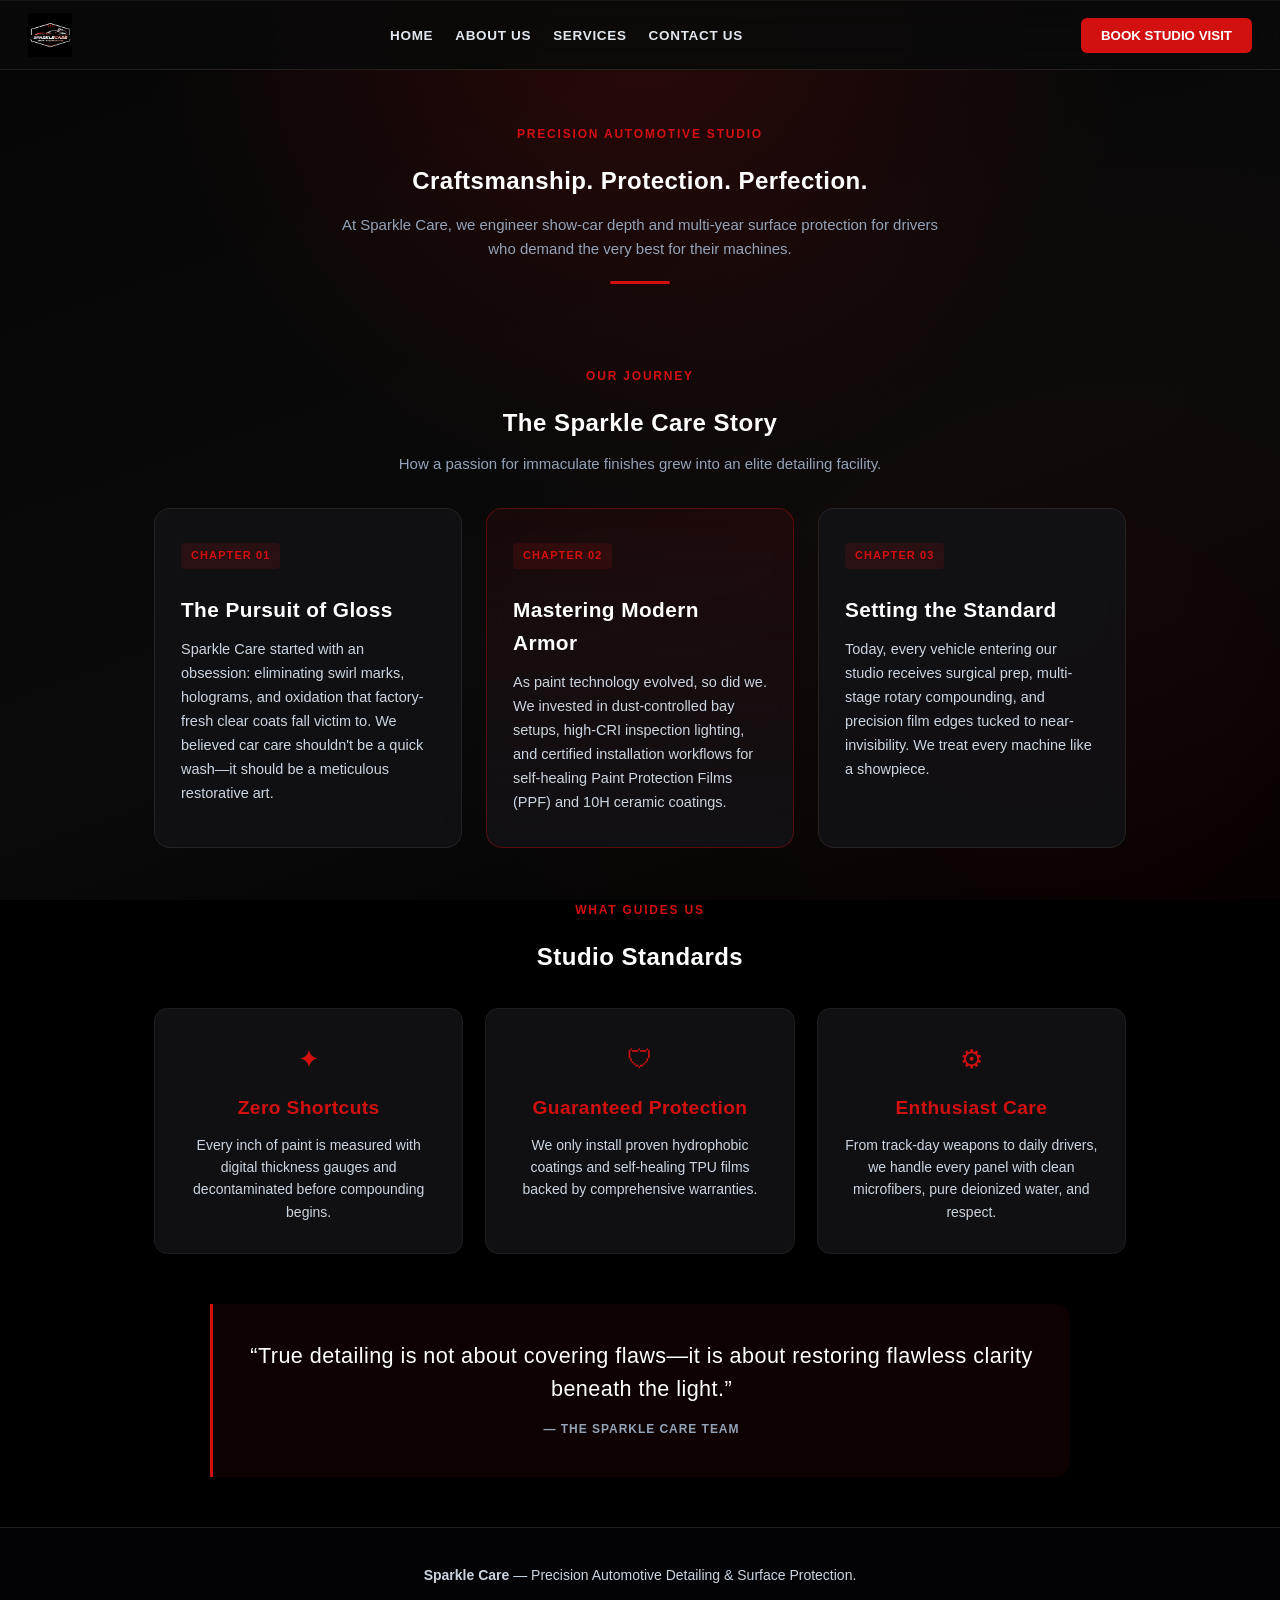
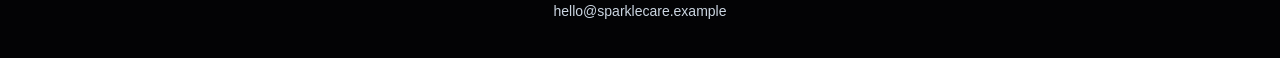
<file: about.html>
<!DOCTYPE html>
<html lang="en">
<head>
    <meta charset="UTF-8">
    <meta name="viewport" content="width=device-width, initial-scale=1.0">
    <title>About Us - Sparkle Care Detailing Studio</title>
    <link rel="stylesheet" href="home1.css">
</head>
<body>
  <!-- Clean Consolidated Header -->
  <header>
    <nav>
      <a href="index.html" class="logo" aria-label="Sparkle Care home page">
        <img src="logo.jpg" alt="Sparkle Care logo" class="logoheader">
      </a>
      <ul>
        <li><a href="index.html">Home</a></li>
        <li><a href="about.html">About Us</a></li>
        <li><a href="services.html">Services</a></li>
        <li><a href="CONTACT.HTML">Contact Us</a></li>
      </ul>
      <button><a href="BOOKING.HTML">Book Studio Visit</a></button>
    </nav>
  </header>

  <main>
    <!-- Hero Section -->
    <section class="hero">
      <p class="eyebrow">Precision Automotive Studio</p>
      <h1>Craftsmanship. Protection. Perfection.</h1>
      <p class="subtitle">At Sparkle Care, we engineer show-car depth and multi-year surface protection for drivers who demand the very best for their machines.</p>
      <div class="divider"></div>
    </section>

    <!-- Story Blocks Section -->
    <section id="story" class="story-section">
      <div class="section-header">
        <p class="eyebrow">Our Journey</p>
        <h2>The Sparkle Care Story</h2>
        <p class="section-subtitle">How a passion for immaculate finishes grew into an elite detailing facility.</p>
      </div>

      <div class="story-grid">
        <!-- Story Block 1 -->
        <article class="story-block">
          <div class="story-badge">Chapter 01</div>
          <h3>The Pursuit of Gloss</h3>
          <p>Sparkle Care started with an obsession: eliminating swirl marks, holograms, and oxidation that factory-fresh clear coats fall victim to. We believed car care shouldn't be a quick wash—it should be a meticulous restorative art.</p>
        </article>

        <!-- Story Block 2 -->
        <article class="story-block highlight">
          <div class="story-badge">Chapter 02</div>
          <h3>Mastering Modern Armor</h3>
          <p>As paint technology evolved, so did we. We invested in dust-controlled bay setups, high-CRI inspection lighting, and certified installation workflows for self-healing Paint Protection Films (PPF) and 10H ceramic coatings.</p>
        </article>

        <!-- Story Block 3 -->
        <article class="story-block">
          <div class="story-badge">Chapter 03</div>
          <h3>Setting the Standard</h3>
          <p>Today, every vehicle entering our studio receives surgical prep, multi-stage rotary compounding, and precision film edges tucked to near-invisibility. We treat every machine like a showpiece.</p>
        </article>
      </div>
    </section>

    <!-- Core Values Section -->
    <section class="values-section" id="values">
      <div class="section-header">
        <p class="eyebrow">What Guides Us</p>
        <h2>Studio Standards</h2>
      </div>

      <div class="values-grid">
        <article class="value-card">
          <div class="value-icon">✦</div>
          <h3>Zero Shortcuts</h3>
          <p>Every inch of paint is measured with digital thickness gauges and decontaminated before compounding begins.</p>
        </article>

        <article class="value-card">
          <div class="value-icon">🛡</div>
          <h3>Guaranteed Protection</h3>
          <p>We only install proven hydrophobic coatings and self-healing TPU films backed by comprehensive warranties.</p>
        </article>

        <article class="value-card">
          <div class="value-icon">⚙</div>
          <h3>Enthusiast Care</h3>
          <p>From track-day weapons to daily drivers, we handle every panel with clean microfibers, pure deionized water, and respect.</p>
        </article>
      </div>
    </section>

    <!-- Quote Banner -->
    <section class="quote-banner">
      <blockquote>
        “True detailing is not about covering flaws—it is about restoring flawless clarity beneath the light.”
      </blockquote>
      <cite>— The Sparkle Care Team</cite>
    </section>
  </main>

  <footer id="contact">
    <div>
      <p><strong>Sparkle Care</strong> — Precision Automotive Detailing & Surface Protection.</p>
      <a href="mailto:hello@sparklecare.example">hello@sparklecare.example</a>
    </div>
  </footer>
</body>
</html>
</file>
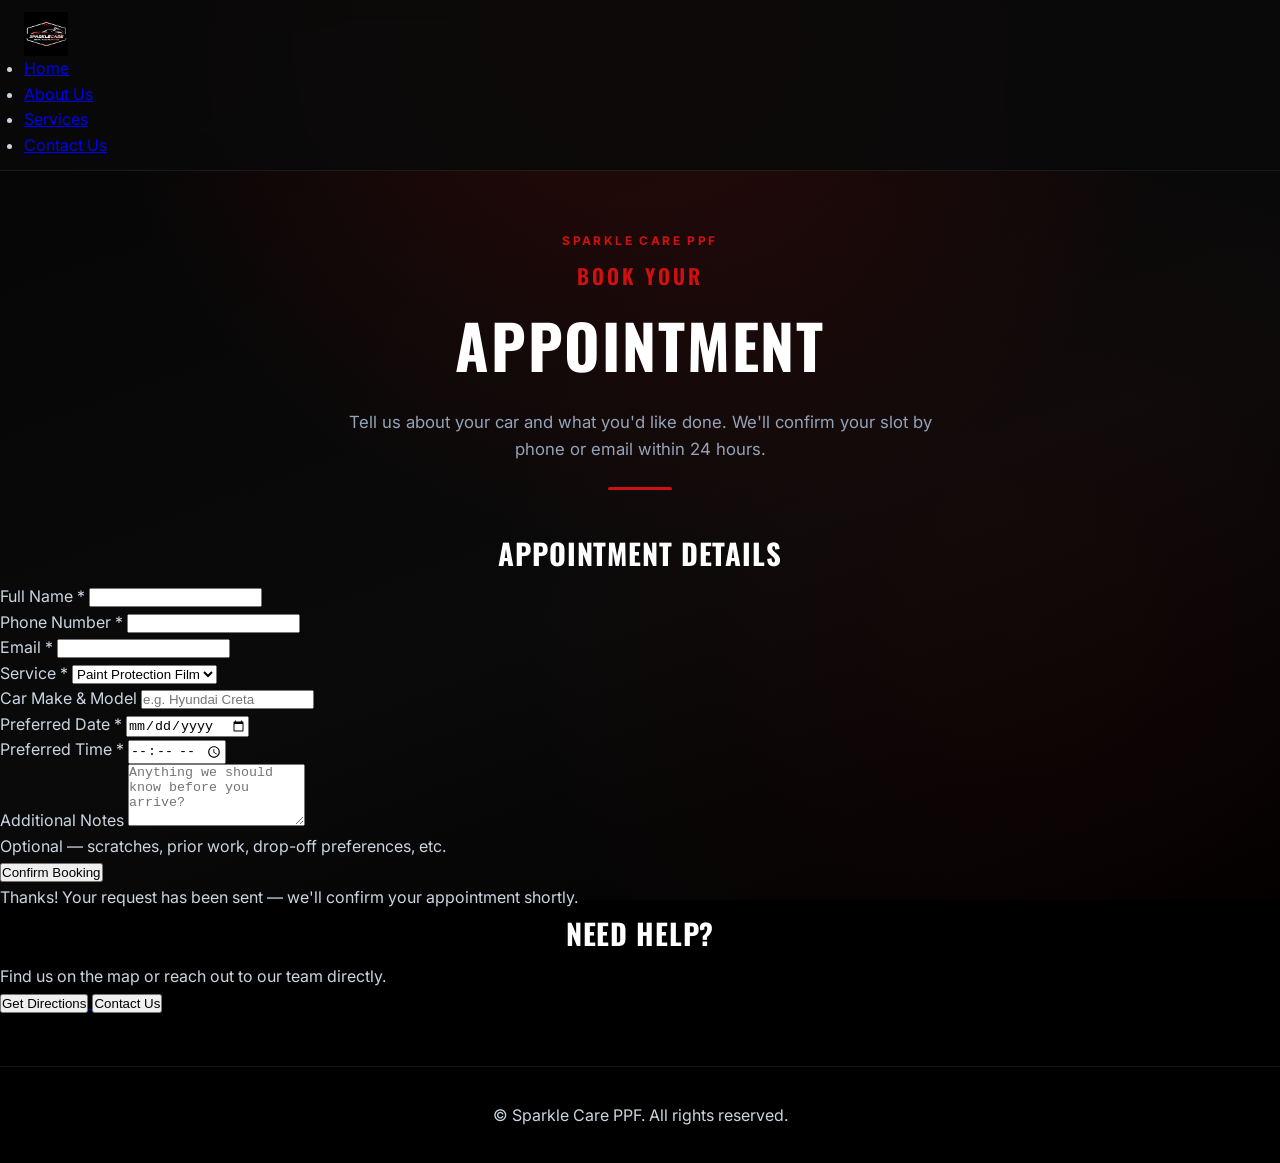
<file: BOOKING.HTML>
<!DOCTYPE html>
<html lang="en">
<head>
    <meta charset="UTF-8">
    <meta name="viewport" content="width=device-width, initial-scale=1.0">
    <title>Book an Appointment | Sparkle Care PPF</title>
    <meta name="description" content="Book a paint protection film, ceramic, or graphene coating appointment with Sparkle Care PPF.">
    <link rel="preconnect" href="https://fonts.googleapis.com">
    <link href="https://fonts.googleapis.com/css2?family=Oswald:wght@500;600;700&family=Inter:wght@400;500;600;700&display=swap" rel="stylesheet">
    <link rel="stylesheet" href="home.css">
</head>
<body>
        <NAV>
        <UL><a href="home.html" class="logo" aria-label="Sparkle Care home page">
        <img src="logo.jpg" alt="Sparkle Care logo " class="logoheader">
            <LI><A HREF="index.html">Home</A></LI>
            <LI><A HREF="about.html">About Us</A></LI>
            <LI><A HREF="services.html">Services</A></LI>
            <LI><A HREF="CONTACT.HTML">Contact Us</A></LI>
        </UL>
    </NAV>
    <main>
        <section class="hero">
            <p class="eyebrow">Sparkle Care PPF</p>
            <h2>Book Your</h2>
            <h1>Appointment</h1>
            <p class="subtitle" style="text-align: center;">Tell us about your car and what you'd like done. We'll confirm your slot by phone or email within 24 hours.</p>
            <div class="divider" aria-hidden="true" style="margin-left: auto; margin-right: auto;"></div>
        </section>
<section class="booking-form" aria-labelledby="booking-heading">
    <h3 id="booking-heading">Appointment Details</h3>
    <form id="bookingForm" novalidate>
        <!-- Web3Forms Access Key (Paste your actual key inside value) -->
        <input type="hidden" name="access_key" value="PASTE_YOUR_ACCESS_KEY_HERE">
        
        <!-- Email customization -->
        <input type="hidden" name="subject" value="New Appointment Booking - Sparkle Care">
        <input type="hidden" name="from_name" value="Sparkle Care Booking System">

        <div class="form-grid">
            <div class="field field-full">
                <label for="name">Full Name <span class="required">*</span></label>
                <input type="text" id="name" name="name" autocomplete="name" required>
            </div>

            <div class="field">
                <label for="phone">Phone Number <span class="required">*</span></label>
                <input type="tel" id="phone" name="phone" autocomplete="tel" pattern="[0-9+\-\s]{7,15}" required>
            </div>

            <div class="field">
                <label for="email">Email <span class="required">*</span></label>
                <input type="email" id="email" name="email" autocomplete="email" required>
            </div>

            <div class="field">
                <label for="service">Service <span class="required">*</span></label>
                <select id="service" name="service" required>
                    <option value="ppf">Paint Protection Film</option>
                    <option value="ceramic">Ceramic Coating</option>
                    <option value="graphene">Graphene Coating</option>
                </select>
            </div>

            <div class="field">
                <label for="car">Car Make &amp; Model</label>
                <input type="text" id="car" name="car" placeholder="e.g. Hyundai Creta">
            </div>

            <div class="field">
                <label for="date">Preferred Date <span class="required">*</span></label>
                <input type="date" id="date" name="date" required>
            </div>

            <div class="field">
                <label for="time">Preferred Time <span class="required">*</span></label>
                <input type="time" id="time" name="time" required>
            </div>

            <div class="field field-full">
                <label for="notes">Additional Notes</label>
                <textarea id="notes" name="notes" rows="4" placeholder="Anything we should know before you arrive?"></textarea>
                <p class="hint">Optional — scratches, prior work, drop-off preferences, etc.</p>
            </div>

            <div class="field field-full">
                <button type="submit" id="submitBtn">Confirm Booking</button>
            </div>
        </div>
    </form>

    <div class="form-status" id="formStatus" role="status" aria-live="polite">
        Thanks! Your request has been sent — we'll confirm your appointment shortly.
    </div>
</section>

        <section class="location-contact" aria-labelledby="help-heading">
            <h3 id="help-heading">Need Help?</h3>
            <p>Find us on the map or reach out to our team directly.</p>
            <div class="action-buttons">
                <a href="https://maps.app.goo.gl/7gxmFKxPHJiSiq5g8" target="_blank" rel="noopener noreferrer">
                    <button type="button">Get Directions</button>
                </a>
                <a href="CONTACT.HTML">
                    <button type="button" class="secondary">Contact Us</button>
                </a>
            </div>
        </section>
    </main>

    <footer>
        &copy; <span id="year"></span> Sparkle Care PPF. All rights reserved.
    </footer>

    <script>
        // Mobile nav toggle
        const navToggle = document.getElementById('navToggle');
        const navLinks = document.getElementById('navLinks');
        navToggle.addEventListener('click', () => {
            const isOpen = navLinks.classList.toggle('open');
            navToggle.setAttribute('aria-expanded', isOpen);
        });

        // Prevent picking a past date
        const dateInput = document.getElementById('date');
        dateInput.min = new Date().toISOString().split('T')[0];

        // Client-side submit feedback (no backend wired up yet)
        const form = document.getElementById('bookingForm');
        const status = document.getElementById('formStatus');
        form.addEventListener('submit', (e) => {
            e.preventDefault();
            if (!form.checkValidity()) {
                form.reportValidity();
                return;
            }
            status.classList.add('visible');
            form.reset();
            status.scrollIntoView({ behavior: 'smooth', block: 'center' });
        });

        document.getElementById('year').textContent = new Date().getFullYear();
    </script>
</body>
</html>
</file>
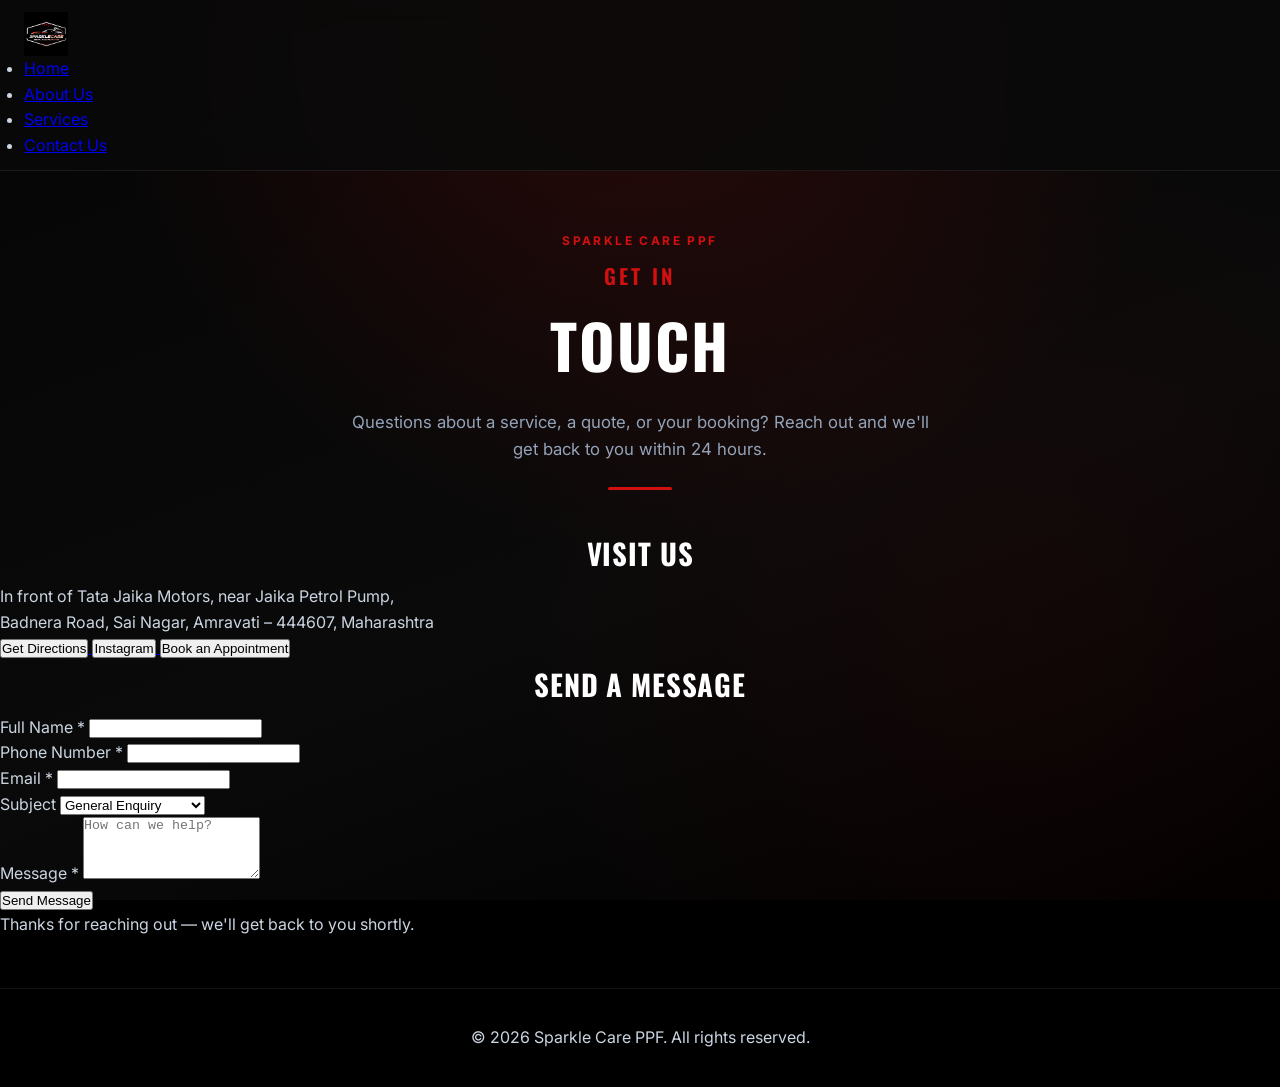
<file: CONTACT.HTML>
<!DOCTYPE html>
<html lang="en">
<head>
    <meta charset="UTF-8">
    <meta name="viewport" content="width=device-width, initial-scale=1.0">
    <title>Contact Us | Sparkle Care PPF</title>
    <meta name="description" content="Get in touch with Sparkle Care PPF for paint protection film, ceramic and graphene coating enquiries.">
    <link rel="preconnect" href="https://fonts.googleapis.com">
    <link href="https://fonts.googleapis.com/css2?family=Oswald:wght@500;600;700&family=Inter:wght@400;500;600;700&display=swap" rel="stylesheet">
    <link rel="stylesheet" href="home.css">
</head>
<body>
    <NAV>
        <UL><a href="home.html" class="logo" aria-label="Sparkle Care home page">
        <img src="logo.jpg" alt="Sparkle Care logo " class="logoheader">
            <LI><A HREF="index.html">Home</A></LI>
            <LI><A HREF="about.html">About Us</A></LI>
            <LI><A HREF="services.html">Services</A></LI>
            <LI><A HREF="CONTACT.HTML">Contact Us</A></LI>
        </UL>
    </NAV>

    <main>
        <section class="hero">
            <p class="eyebrow">Sparkle Care PPF</p>
            <h2>Get In</h2>
            <h1>Touch</h1>
            <p class="subtitle" style="text-align: center;">Questions about a service, a quote, or your booking? Reach out and we'll get back to you within 24 hours.</p>
            <div class="divider" aria-hidden="true" style="margin-left: auto; margin-right: auto;"></div>
        </section>

        <section class="location-contact" aria-labelledby="visit-heading">
            <h3 id="visit-heading">Visit Us</h3>
            <p>In front of Tata Jaika Motors, near Jaika Petrol Pump,<br>Badnera Road, Sai Nagar, Amravati &ndash; 444607, Maharashtra</p>
            <div class="action-buttons">
                <a href="https://maps.app.goo.gl/7gxmFKxPHJiSiq5g8" target="_blank" rel="noopener noreferrer">
                    <button type="button">Get Directions</button>
                </a>
                <a href="https://www.instagram.com/sparklecare.amravati/" target="_blank" rel="noopener noreferrer">
                    <button type="button" class="secondary">Instagram</button>
                </a>
                <a href="BOOKING.HTML">
                    <button type="button" class="secondary">Book an Appointment</button>
                </a>
            </div>
        </section>

        <section class="booking-form" aria-labelledby="contact-heading">
            <h3 id="contact-heading">Send a Message</h3>
            <form id="contactForm" action="#" method="post" novalidate>
                <div class="form-grid">
                    <div class="field field-full">
                        <label for="name">Full Name <span class="required">*</span></label>
                        <input type="text" id="name" name="name" autocomplete="name" required>
                    </div>

                    <div class="field">
                        <label for="phone">Phone Number <span class="required">*</span></label>
                        <input type="tel" id="phone" name="phone" autocomplete="tel" pattern="[0-9+\-\s]{7,15}" required>
                    </div>

                    <div class="field">
                        <label for="email">Email <span class="required">*</span></label>
                        <input type="email" id="email" name="email" autocomplete="email" required>
                    </div>

                    <div class="field field-full">
                        <label for="subject">Subject</label>
                        <select id="subject" name="subject">
                            <option value="general">General Enquiry</option>
                            <option value="ppf">Paint Protection Film</option>
                            <option value="ceramic">Ceramic Coating</option>
                            <option value="graphene">Graphene Coating</option>
                            <option value="booking">Existing Booking</option>
                        </select>
                    </div>

                    <div class="field field-full">
                        <label for="message">Message <span class="required">*</span></label>
                        <textarea id="message" name="message" rows="4" required placeholder="How can we help?"></textarea>
                    </div>

                    <div class="field field-full">
                        <button type="submit">Send Message</button>
                    </div>
                </div>
            </form>

            <div class="form-status" id="formStatus" role="status" aria-live="polite">
                Thanks for reaching out — we'll get back to you shortly.
            </div>
        </section>
    </main>

    <footer>
        &copy; <span id="year"></span> Sparkle Care PPF. All rights reserved.
    </footer>

    <script>
        const form = document.getElementById('contactForm');
        const status = document.getElementById('formStatus');
        form.addEventListener('submit', (e) => {
            e.preventDefault();
            if (!form.checkValidity()) {
                form.reportValidity();
                return;
            }
            status.classList.add('visible');
            form.reset();
            status.scrollIntoView({ behavior: 'smooth', block: 'center' });
        });

        document.getElementById('year').textContent = new Date().getFullYear();
    </script>
</body>
</html>
</file>
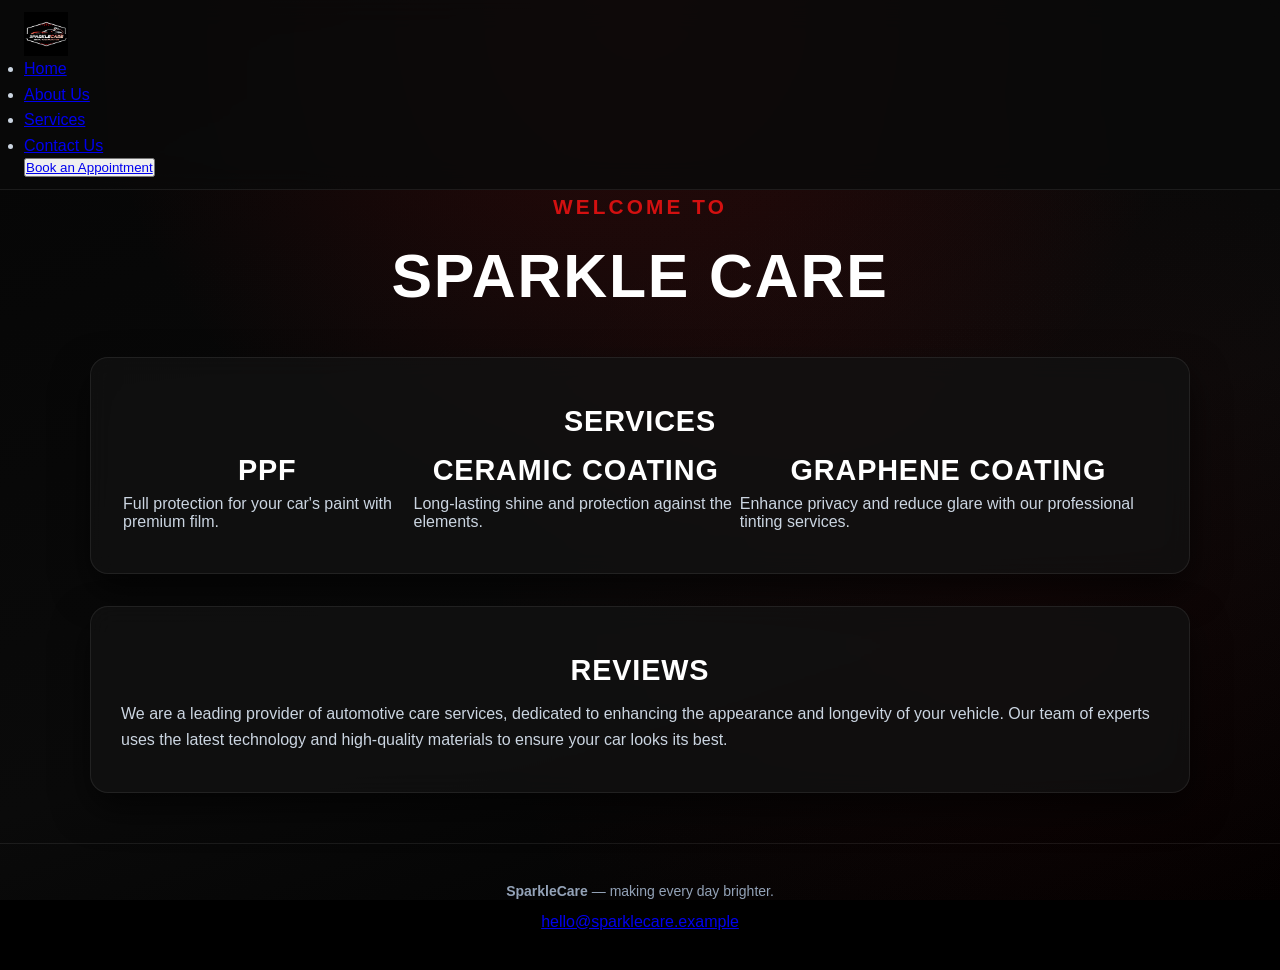
<file: HOME.HTML>
<html>
<head>
    <title>Home Page</title>     
    <link rel="stylesheet" href="home.css">   
</head>
<body>

    <NAV>
        <UL>
          <img src="logo.jpg" alt="Sparkle Care logo " class="logoheader">
            <LI><A HREF="HOME.HTML">Home</A></LI>
            <LI><A HREF="about.html">About Us</A></LI>
            <LI><A HREF="SERVICES.HTML">Services</A></LI>
            <LI><A HREF="CONTACT.HTML">Contact Us</A></LI>
        </UL>                 
         <button ><a href="BOOKING.HTML">Book an Appointment</a></button>
    </NAV>

    <DIV>
        <H2 >WELCOME TO </H2>
        <H1>SPARKLE CARE</H1>
    </DIV>

    <div class="services">
        <h3>SERVICES</h3>
        <table>
            <tr>
            <td>
                <h3>PPF</h3>
                <p>Full protection for your car's paint with premium film.<br></p>
            </td>
            <td>
                <h3>CERAMIC COATING</h3>
                <p>Long-lasting shine and protection against the elements.<br></p>
            </td>
            <td>
                <h3>GRAPHENE COATING</h3>
                <p>Enhance privacy and reduce glare with our professional tinting services.<br></p>
            </td>
        </tr>
        </table>
    </div>
    <div class="reviews">
     <h3>REVIEWS</h3>
       <p>We are a leading provider of automotive care services, dedicated to enhancing the appearance and longevity of your vehicle. Our team of experts uses the latest technology and high-quality materials to ensure your car looks its best.</p>
    </div>

 <footer id="contact">
    <div class="container footer-content">
      <p><strong>SparkleCare</strong> — making every day brighter.</p>
      
      <a href="mailto:hello@sparklecare.example">hello@sparklecare.example</a>
    </div>
  </footer>
</body>
</html>
</file>
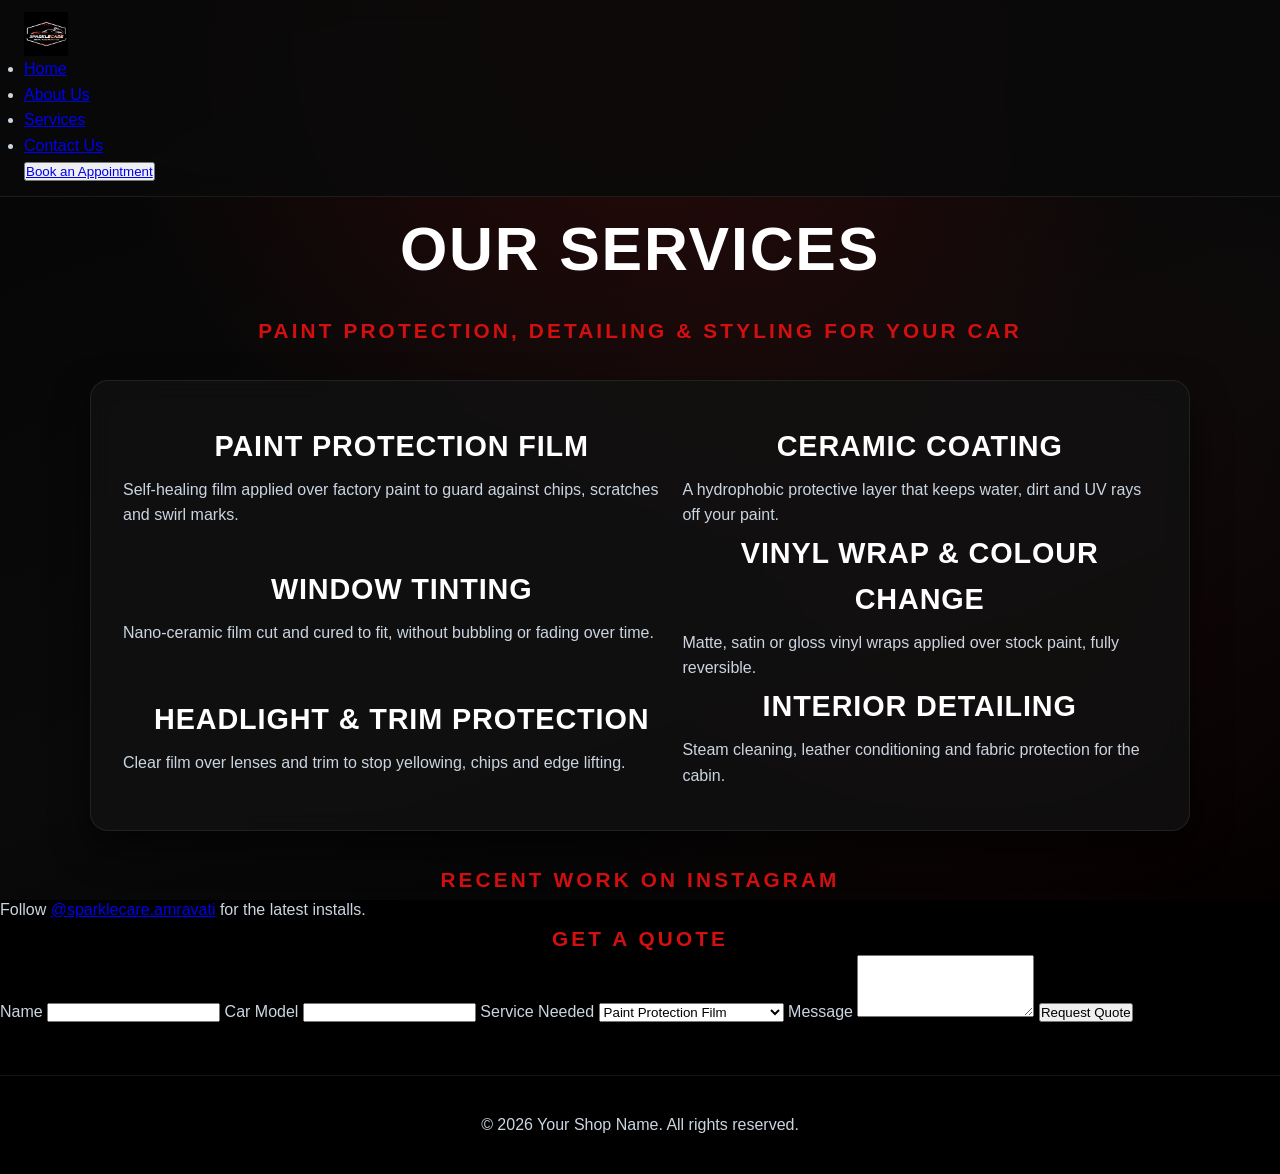
<file: services.html>
<!DOCTYPE html>
<html lang="en">
<head>
<meta charset="UTF-8">
<meta name="viewport" content="width=device-width, initial-scale=1.0">
<title>Services</title>
<link rel="stylesheet" href="home.css">
</head>
<body>

    <nav class="container" aria-label="Main navigation">
      <a href="home.html" class="logo" aria-label="Sparkle Care home page">
        <img src="logo.jpg" alt="Sparkle Care logo " class="logoheader">
       
      </a>
       <UL>
            <LI><A HREF="index.html">Home</A></LI>
            <LI><A HREF="about.html">About Us</A></LI>
            <LI><A HREF="services.html">Services</A></LI>
            <LI><A HREF="CONTACT.HTML">Contact Us</A></LI>
        </UL>                 
         <button ><a href="BOOKING.HTML">Book an Appointment</a></button>
    </nav>

<h1>Our Services</h1>
<h2>Paint protection, detailing &amp; styling for your car</h2>



<section class="services">
    <table>
        <tr>
            <td>
                <h3>Paint Protection Film</h3>
                <p>Self-healing film applied over factory paint to guard against chips, scratches and swirl marks.</p>
            </td>
            <td>
                <h3>Ceramic Coating</h3>
                <p>A hydrophobic protective layer that keeps water, dirt and UV rays off your paint.</p>
            </td>
        </tr>
        <tr>
            <td>
                <h3>Window Tinting</h3>
                <p>Nano-ceramic film cut and cured to fit, without bubbling or fading over time.</p>
            </td>
            <td>
                <h3>Vinyl Wrap &amp; Colour Change</h3>
                <p>Matte, satin or gloss vinyl wraps applied over stock paint, fully reversible.</p>
            </td>
        </tr>
        <tr>
            <td>
                <h3>Headlight &amp; Trim Protection</h3>
                <p>Clear film over lenses and trim to stop yellowing, chips and edge lifting.</p>
            </td>
            <td>
                <h3>Interior Detailing</h3>
                <p>Steam cleaning, leather conditioning and fabric protection for the cabin.</p>
            </td>
        </tr>
    </table>
</section>

<section class="instagram">
    <h2>Recent Work on Instagram</h2>
    <p class="instagram-sub">Follow <a href="https://www.instagram.com/sparklecare.amravati/" target="_blank" rel="noopener">@sparklecare.amravati</a> for the latest installs.</p>
    <div class="reel-grid">
        <blockquote class="instagram-media" data-instgrm-permalink="https://www.instagram.com/reel/REEL_ID_1/" data-instgrm-version="14"></blockquote>
        <blockquote class="instagram-media" data-instgrm-permalink="https://www.instagram.com/reel/REEL_ID_2/" data-instgrm-version="14"></blockquote>
        <blockquote class="instagram-media" data-instgrm-permalink="https://www.instagram.com/reel/REEL_ID_3/" data-instgrm-version="14"></blockquote>
    </div>
</section>

<section class="booking-form">
    <h2>Get a Quote</h2>
    <form>
        <label for="name">Name</label>
        <input type="text" id="name" name="name" required>

        <label for="car">Car Model</label>
        <input type="text" id="car" name="car" required>

        <label for="service">Service Needed</label>
        <select id="service" name="service">
            <option>Paint Protection Film</option>
            <option>Ceramic Coating</option>
            <option>Window Tinting</option>
            <option>Vinyl Wrap</option>
            <option>Headlight &amp; Trim Protection</option>
            <option>Interior Detailing</option>
        </select>

        <label for="message">Message</label>
        <textarea id="message" name="message" rows="4"></textarea>

        <button type="submit">Request Quote</button>
    </form>
</section>

<footer>
    &copy; 2026 Your Shop Name. All rights reserved.
</footer>

</body>
</html>
</file>
<file: home1.css>
/* ==========================================================================
   SPARKLE CARE - UNIFIED MASTER STYLESHEET
   Supports: index.html, about.html, services.html, booking.html, contact.html
   ========================================================================== */

/* ===== General Reset & Base Setup ===== */
* {
    box-sizing: border-box;
}

html {
    scroll-behavior: smooth;
}

body {
    margin: 0;
    font-family: 'Inter', Arial, Helvetica, sans-serif;
    color: #e2e8f0; 
    min-height: 100vh;
    position: relative;
    background: #000000; 
    line-height: 1.6;
    overflow-x: hidden;
}

/* Deep black background with subtle crimson ambient lighting */
body::before {
    content: "";
    position: fixed;
    inset: 0;
    background:
        radial-gradient(circle at 50% 0%, rgba(211, 16, 16, 0.18), transparent 45%),
        radial-gradient(circle at 85% 80%, rgba(211, 16, 16, 0.06), transparent 50%),
        linear-gradient(160deg, #050505 0%, #0a0a0a 60%, #000000 100%);
    z-index: -1;
    pointer-events: none;
}

/* ===== Typography ===== */
h1, h2, h3, h4 {
    font-family: 'Oswald', Arial, Helvetica, sans-serif;
    letter-spacing: 0.02em;
    text-align: center;
    margin: 10px 0;
}

h1, h2 { 
    color: #ffffff; 
}

h3 { 
    color: #d31010; /* Sparkle Care Crimson Red */
}

p {
    color: #cbd5e1;
    margin: 0 0 14px;
}

/* ===== Logos & Header Bar ===== */
.logo-header {
    text-align: center;
    padding: 20px 20px 10px;
    background: #000000;
}

.main-logo {
    max-width: 320px;
    height: auto;
    display: block;
    margin: 0 auto;
}

#logo {
    height: 44px;
    width: auto;
    display: block;
}

.logoheader, #logoheader {
    height: 44px;
    width: auto;
    display: block;
    object-fit: contain;
}

/* ===== Universal Navigation Bar ===== */
nav {
    background: rgba(10, 10, 10, 0.88);
    backdrop-filter: blur(16px);
    -webkit-backdrop-filter: blur(16px);
    border-bottom: 1px solid rgba(255, 255, 255, 0.1);
    border-top: 1px solid rgba(255, 255, 255, 0.05);
    padding: 12px 28px;
    display: flex;
    align-items: center;
    justify-content: space-between;
    position: sticky;
    top: 0;
    z-index: 1000;
}

nav ul {
    list-style-type: none;
    margin: 0;
    padding: 0;
    display: flex;
    align-items: center;
    gap: 22px;
}

nav ul li { 
    margin: 0; 
}

nav ul li a {
    text-decoration: none;
    color: #e2e8f0;
    font-weight: 600;
    letter-spacing: 0.05em;
    text-transform: uppercase;
    font-size: 13.5px;
    padding: 6px 0;
    position: relative;
    transition: color 0.25s ease;
}

nav ul li a:hover { 
    color: #d31010; 
}

nav button {
    margin-left: 20px;
    padding: 10px 20px;
    background-color: #d31010;
    color: #ffffff;
    border: none;
    border-radius: 6px;
    font-weight: bold;
    text-transform: uppercase;
    cursor: pointer;
    transition: all 0.3s ease;
}

nav button a { 
    color: #ffffff; 
    text-decoration: none; 
}

nav button:hover { 
    background-color: #ff1a1a; 
    transform: translateY(-1px); 
    box-shadow: 0 4px 12px rgba(211, 16, 16, 0.4); 
}

/* ===== Universal Hero Section ===== */
.hero {
    text-align: center;
    padding: 50px 20px 30px;
    max-width: 900px;
    margin: 0 auto;
}

.eyebrow {
    text-transform: uppercase;
    letter-spacing: 0.15em;
    font-size: 12px;
    color: #d31010;
    font-weight: 700;
    margin-bottom: 8px;
    display: inline-block;
}

.subtitle {
    max-width: 600px;
    margin: 12px auto 0;
    color: #94a3b8;
    line-height: 1.6;
    font-size: 15px;
}

.divider {
    width: 60px;
    height: 3px;
    background: #d31010;
    border-radius: 2px;
    margin: 20px auto 0;
}

/* ===== Shared Container Cards (Home, Services, Contact, Reviews) ===== */
.services, .reviews, .booking-form, .location-contact, .instagram {
    margin: 32px auto;
    padding: 38px;
    max-width: 920px;
    text-align: center;
    background: rgba(15, 15, 18, 0.85);
    backdrop-filter: blur(12px);
    -webkit-backdrop-filter: blur(12px);
    border: 1px solid rgba(255, 255, 255, 0.08);
    border-radius: 18px;
    box-shadow: 0 12px 32px rgba(0, 0, 0, 0.6);
}

/* ===== Services Table & Cards ===== */
table {
    width: 100%;
    margin: 20px auto 0;
    border-collapse: separate;
    border-spacing: 16px;
    text-align: center;
}

table td {
    padding: 28px 24px;
    border-radius: 14px;
    background: rgba(25, 25, 28, 0.6);
    border: 1px solid rgba(255, 255, 255, 0.06);
    max-width: 300px;
    vertical-align: top;
    transition: all 0.3s ease;
}

table td:hover {
    transform: translateY(-6px);
    box-shadow: 0 12px 28px rgba(211, 16, 16, 0.2);
    background: rgba(30, 30, 35, 0.9);
    border-color: rgba(211, 16, 16, 0.5);
}

table h3 {
    margin-bottom: 12px;
    color: #ffffff;
    font-size: 1.15rem;
}

table p {
    font-size: 14px;
    color: #cbd5e1;
    line-height: 1.6;
}

/* ===== Featured Media & Reels ===== */
.featured-reel {
    max-width: 450px;
    width: 100%;
    aspect-ratio: 9 / 16;
    margin: 0 auto;
    display: block;
    background: transparent;
    box-shadow: none;
    border: none;
}

/* ===== About Page: Story Blocks & Studio Standards ===== */
.story-section, .values-section {
    max-width: 1020px;
    margin: 48px auto;
    padding: 0 24px;
}

.section-header {
    text-align: center;
    margin-bottom: 32px;
}

.section-subtitle {
    max-width: 580px;
    margin: 8px auto 0;
    color: #94a3b8;
    font-size: 15px;
}

.story-grid {
    display: grid;
    grid-template-columns: repeat(auto-fit, minmax(290px, 1fr));
    gap: 24px;
}

.story-block {
    background: rgba(18, 18, 22, 0.85);
    backdrop-filter: blur(12px);
    -webkit-backdrop-filter: blur(12px);
    border: 1px solid rgba(255, 255, 255, 0.08);
    border-radius: 16px;
    padding: 32px 26px;
    position: relative;
    transition: all 0.3s ease;
}

.story-block:hover {
    transform: translateY(-6px);
    border-color: rgba(211, 16, 16, 0.45);
    box-shadow: 0 16px 32px rgba(0, 0, 0, 0.6), 0 0 20px rgba(211, 16, 16, 0.15);
}

.story-block.highlight {
    border-color: rgba(211, 16, 16, 0.35);
    background: linear-gradient(180deg, rgba(211, 16, 16, 0.08) 0%, rgba(18, 18, 22, 0.9) 100%);
}

.story-badge {
    display: inline-block;
    font-size: 11px;
    letter-spacing: 0.1em;
    font-weight: 700;
    color: #d31010;
    text-transform: uppercase;
    background: rgba(211, 16, 16, 0.12);
    padding: 4px 10px;
    border-radius: 4px;
    margin-bottom: 14px;
}

.story-block h3 {
    color: #ffffff;
    font-size: 1.3rem;
    text-align: left;
    margin-bottom: 12px;
}

.story-block p {
    text-align: left;
    font-size: 14.5px;
    line-height: 1.65;
    margin: 0;
}

/* Values Grid */
.values-grid {
    display: grid;
    grid-template-columns: repeat(auto-fit, minmax(280px, 1fr));
    gap: 22px;
}

.value-card {
    background: rgba(25, 25, 30, 0.65);
    border: 1px solid rgba(255, 255, 255, 0.06);
    border-radius: 14px;
    padding: 30px 24px;
    text-align: center;
    transition: all 0.3s ease;
}

.value-card:hover {
    transform: translateY(-4px);
    border-color: rgba(211, 16, 16, 0.4);
    background: rgba(30, 30, 38, 0.85);
}

.value-icon {
    font-size: 26px;
    color: #d31010;
    margin-bottom: 12px;
}

.value-card h3 {
    margin-bottom: 10px;
    font-size: 1.2rem;
}

.value-card p {
    font-size: 14px;
    margin: 0;
}

/* Quote Banner */
.quote-banner {
    max-width: 860px;
    margin: 50px auto 40px;
    padding: 36px 28px;
    text-align: center;
    border-left: 3px solid #d31010;
    background: rgba(211, 16, 16, 0.06);
    border-radius: 0 14px 14px 0;
}

.quote-banner blockquote {
    font-family: 'Oswald', Arial, sans-serif;
    font-size: 1.35rem;
    letter-spacing: 0.02em;
    color: #ffffff;
    margin: 0 0 10px;
    line-height: 1.5;
}

.quote-banner cite {
    color: #94a3b8;
    font-style: normal;
    text-transform: uppercase;
    letter-spacing: 0.08em;
    font-size: 12px;
    font-weight: 600;
}

/* ===== Form UI (Bookings & Inquiries) ===== */
.booking-form form {
    max-width: 600px;
    margin: 24px auto 0;
    text-align: left;
}

.form-grid {
    display: grid;
    grid-template-columns: 1fr 1fr;
    gap: 20px;
}

.field-full { 
    grid-column: 1 / -1; 
}

.booking-form label {
    font-weight: 600;
    color: #f8fafc;
    display: block;
    margin-bottom: 8px;
    font-size: 14px;
}

.required { 
    color: #d31010; 
}

.booking-form input,
.booking-form select,
.booking-form textarea {
    width: 100%;
    padding: 12px 14px;
    border: 1px solid #334155;
    border-radius: 8px;
    background: #0f172a;
    color: #f8fafc;
    font-family: 'Inter', Arial, sans-serif;
    transition: all 0.2s ease;
}

.booking-form input::placeholder,
.booking-form textarea::placeholder {
    color: #64748b;
}

.booking-form input:focus,
.booking-form select:focus,
.booking-form textarea:focus {
    outline: none;
    border-color: #d31010;
    background: #000000;
    box-shadow: 0 0 0 3px rgba(211, 16, 16, 0.25);
}

.hint {
    font-size: 12px;
    color: #94a3b8;
    margin-top: 6px;
}

/* ===== Action Buttons ===== */
.booking-form button, 
.location-contact button {
    padding: 14px 28px;
    background: #d31010;
    border: none;
    border-radius: 8px;
    font-weight: 700;
    text-transform: uppercase;
    letter-spacing: 0.05em;
    color: #ffffff;
    cursor: pointer;
    transition: background-color 0.25s ease, transform 0.2s ease;
    width: 100%;
}

.booking-form button:hover, 
.location-contact button:hover {
    background-color: #ff1a1a;
    transform: translateY(-2px);
    box-shadow: 0 4px 12px rgba(211, 16, 16, 0.4);
}

.location-contact .action-buttons {
    display: flex;
    justify-content: center;
    flex-wrap: wrap;
    gap: 16px;
    margin-top: 24px;
}

.btn-link, 
.location-contact button {
    display: inline-block;
    width: auto;
    min-width: 160px;
}

.btn-link.secondary, 
.location-contact .secondary {
    background: transparent;
    color: #ffffff;
    border: 1px solid #d31010;
}

.btn-link.secondary:hover, 
.location-contact .secondary:hover {
    background: rgba(211, 16, 16, 0.1);
    color: #ffffff;
}

/* ===== WhatsApp Quick Lead Floating CTA ===== */
.whatsapp-float {
    position: fixed;
    bottom: 24px;
    right: 24px;
    background-color: #25d366;
    color: #ffffff;
    width: 52px;
    height: 52px;
    border-radius: 50%;
    display: flex;
    align-items: center;
    justify-content: center;
    box-shadow: 0 6px 20px rgba(37, 211, 102, 0.4);
    z-index: 999;
    text-decoration: none;
    transition: all 0.3s ease;
}

.whatsapp-float:hover {
    transform: scale(1.08) translateY(-2px);
    box-shadow: 0 10px 24px rgba(37, 211, 102, 0.6);
}

/* ===== Footer ===== */
footer {
    text-align: center;
    padding: 36px 24px;
    color: #64748b;
    font-size: 14px;
    border-top: 1px solid rgba(255, 255, 255, 0.1);
    margin-top: 50px;
    background: rgba(5, 5, 8, 0.7);
}

footer a {
    color: #cbd5e1;
    text-decoration: none;
    transition: color 0.2s ease;
}

footer a:hover {
    color: #d31010;
}

/* ===== Responsive Scalability ===== */
@media (max-width: 840px) {
    nav {
        flex-direction: column;
        gap: 14px;
        padding: 16px 20px;
    }

    nav ul {
        flex-wrap: wrap;
        justify-content: center;
        gap: 16px;
    }

    nav button {
        margin-left: 0;
    }
}

@media (max-width: 640px) {
    .form-grid { 
        grid-template-columns: 1fr; 
    }

    table, table tbody, table tr, table td {
        display: block;
        width: 100%;
        max-width: none;
    }

    table td { 
        margin-bottom: 16px; 
    }

    .services, .reviews, .booking-form, .location-contact {
        margin: 16px 12px;
        padding: 24px 18px;
    }

    .story-grid, .values-grid {
        grid-template-columns: 1fr;
    }

    .story-section, .values-section {
        padding: 0 16px;
    }

    .location-contact .action-buttons {
        flex-direction: column;
        width: 100%;
    }

    .btn-link, .location-contact button {
        width: 100%;
    }
}
</file>
<file: home.css>
/* ===== 1. CSS Custom Properties & Reset ===== */
:root {
    --primary-red: #d31010;
    --primary-red-hover: #ff1a1a;
    --red-glow: rgba(211, 16, 16, 0.25);
    --bg-dark: #000000;
    --card-surface: rgba(18, 18, 18, 0.75);
    --border-glass: rgba(255, 255, 255, 0.08);
    --text-pure: #ffffff;
    --text-body: #cbd5e1;
    --text-muted: #94a3b8;
}

* {
    box-sizing: border-box;
    margin: 0;
    padding: 0;
}

body {
    font-family: 'Inter', -apple-system, BlinkMacSystemFont, 'Segoe UI', Roboto, sans-serif;
    color: var(--text-body);
    background-color: var(--bg-dark);
    min-height: 100vh;
    position: relative;
    line-height: 1.6;
    overflow-x: hidden;
}

/* Background Atmosphere */
body::before {
    content: "";
    position: fixed;
    inset: 0;
    background:
        radial-gradient(circle at 50% 0%, rgba(211, 16, 16, 0.18), transparent 50%),
        radial-gradient(circle at 80% 70%, rgba(211, 16, 16, 0.06), transparent 45%),
        linear-gradient(160deg, #050505 0%, #0a0a0a 60%, #000000 100%);
    z-index: -1;
}

/* ===== 2. Typography ===== */
h1, h2, h3, h4 {
    font-family: 'Oswald', sans-serif;
    letter-spacing: 0.03em;
    text-transform: uppercase;
    text-align: center;
}

h1 {
    font-size: clamp(2.2rem, 5vw, 3.8rem);
    color: var(--text-pure);
    margin: 4px 0 16px;
    font-weight: 700;
}

h2 {
    font-size: clamp(1rem, 2vw, 1.3rem);
    color: var(--primary-red);
    font-weight: 600;
    letter-spacing: 0.15em;
}

h3 {
    font-size: 1.8rem;
    color: var(--text-pure);
    margin-bottom: 8px;
}

h4 {
    font-size: 1.25rem;
    color: var(--text-pure);
    margin: 12px 0 8px;
}

.section-desc {
    text-align: center;
    color: var(--text-muted);
    font-size: 0.95rem;
    max-width: 580px;
    margin: 0 auto 30px;
}

/* ===== 3. Navigation Bar (Flexbox) ===== */
nav {
    background: rgba(10, 10, 10, 0.85);
    backdrop-filter: blur(14px);
    -webkit-backdrop-filter: blur(14px);
    border-bottom: 1px solid var(--border-glass);
    position: sticky;
    top: 0;
    z-index: 100;
    padding: 12px 24px;
}

.nav-container {
    max-width: 1200px;
    margin: 0 auto;
    display: flex;
    align-items: center;
    justify-content: space-between;
}

.logoheader {
    height: 44px;
    width: auto;
    display: block;
}

.nav-links {
    list-style: none;
    display: flex;
    gap: 24px;
}

.nav-links li a {
    text-decoration: none;
    color: var(--text-body);
    font-weight: 600;
    letter-spacing: 0.05em;
    text-transform: uppercase;
    font-size: 13px;
    transition: color 0.25s ease;
}

.nav-links li a:hover,
.nav-links li a.active {
    color: var(--primary-red);
}

.btn-primary {
    display: inline-block;
    padding: 10px 22px;
    background-color: var(--primary-red);
    color: var(--text-pure);
    text-decoration: none;
    border-radius: 6px;
    font-weight: 700;
    font-size: 13px;
    text-transform: uppercase;
    letter-spacing: 0.05em;
    transition: all 0.25s ease;
    box-shadow: 0 4px 14px var(--red-glow);
}

.btn-primary:hover {
    background-color: var(--primary-red-hover);
    transform: translateY(-2px);
    box-shadow: 0 6px 20px rgba(211, 16, 16, 0.45);
}

/* ===== 4. Hero Section ===== */
.hero {
    text-align: center;
    padding: 60px 20px 40px;
}

.eyebrow {
    text-transform: uppercase;
    letter-spacing: 0.2em;
    font-size: 12px;
    color: var(--primary-red);
    font-weight: 700;
    margin-bottom: 8px;
}

.subtitle {
    max-width: 600px;
    margin: 0 auto;
    color: var(--text-muted);
    font-size: 1.05rem;
}

.divider {
    width: 64px;
    height: 3px;
    background: var(--primary-red);
    border-radius: 2px;
    margin: 24px auto 0;
}

/* ===== 5. Brand Partner Infinite Rolling Marquee ===== */
.partners-marquee-section {
    width: 100%;
    max-width: 1100px;
    margin: 10px auto 35px;
    padding: 15px 0;
    overflow: hidden;
    position: relative;
    text-align: center;
}

.marquee-label {
    font-size: 11px;
    text-transform: uppercase;
    letter-spacing: 0.2em;
    color: var(--text-muted);
    margin-bottom: 14px;
    font-weight: 600;
}

.marquee-track-wrapper {
    width: 100%;
    overflow: hidden;
    position: relative;
    mask-image: linear-gradient(to right, transparent 0%, black 15%, black 85%, transparent 100%);
    -webkit-mask-image: linear-gradient(to right, transparent 0%, black 15%, black 85%, transparent 100%);
}

.marquee-track {
    display: flex;
    width: max-content;
    gap: 30px;
    animation: rollingLoop 18s linear infinite;
}

.marquee-track:hover {
    animation-play-state: paused;
}

.partner-item {
    display: flex;
    align-items: center;
    justify-content: center;
    background: rgba(255, 255, 255, 0.04);
    border: 1px solid var(--border-glass);
    border-radius: 12px;
    padding: 8px 24px;
    min-width: 200px;
    height: 64px;
    transition: border-color 0.3s ease, transform 0.3s ease;
}

.partner-item:hover {
    border-color: var(--primary-red);
    transform: translateY(-2px);
}

.partner-item img {
    max-height: 44px;
    width: auto;
    object-fit: contain;
    filter: brightness(0.95) contrast(1.05);
    border-radius: 4px;
}

@keyframes rollingLoop {
    0% {
        transform: translateX(0);
    }
    100% {
        transform: translateX(calc(-50% - 15px));
    }
}

/* ===== 6. Modern Services Grid ===== */
.services, .reviews, .estimator-section {
    margin: 32px auto;
    padding: 40px 30px;
    max-width: 1100px;
    background: var(--card-surface);
    backdrop-filter: blur(12px);
    -webkit-backdrop-filter: blur(12px);
    border: 1px solid var(--border-glass);
    border-radius: 18px;
    box-shadow: 0 16px 36px rgba(0, 0, 0, 0.6);
}

.services-grid {
    display: grid;
    grid-template-columns: repeat(auto-fit, minmax(280px, 1fr));
    gap: 24px;
}

.service-card {
    background: rgba(26, 26, 26, 0.6);
    border: 1px solid var(--border-glass);
    border-radius: 14px;
    padding: 32px 24px;
    display: flex;
    flex-direction: column;
    justify-content: space-between;
    align-items: flex-start;
    text-align: left;
    transition: transform 0.3s ease, border-color 0.3s ease, box-shadow 0.3s ease;
}

.service-card:hover {
    transform: translateY(-6px);
    border-color: rgba(211, 16, 16, 0.5);
    box-shadow: 0 12px 28px var(--red-glow);
    background: rgba(30, 30, 30, 0.85);
}

.service-card p {
    font-size: 0.92rem;
    color: var(--text-body);
    margin-bottom: 20px;
}

.badge {
    font-size: 11px;
    font-weight: 700;
    text-transform: uppercase;
    background: rgba(211, 16, 16, 0.15);
    color: var(--primary-red);
    padding: 4px 10px;
    border-radius: 4px;
    letter-spacing: 0.05em;
}

.service-link {
    color: var(--primary-red);
    text-decoration: none;
    font-weight: 600;
    font-size: 13px;
    letter-spacing: 0.04em;
    text-transform: uppercase;
    transition: color 0.2s ease;
}

.service-link:hover {
    color: var(--primary-red-hover);
}

/* ===== 7. Dynamic Estimator Box ===== */
.estimator-box {
    display: grid;
    grid-template-columns: 1fr 1fr 1fr;
    gap: 20px;
    align-items: center;
    background: rgba(12, 12, 12, 0.6);
    padding: 28px;
    border-radius: 12px;
    border: 1px solid var(--border-glass);
}

.estimator-field label {
    display: block;
    font-size: 13px;
    font-weight: 600;
    text-transform: uppercase;
    margin-bottom: 8px;
    color: var(--text-pure);
}

.estimator-field select {
    width: 100%;
    padding: 12px 14px;
    background: #11151c;
    border: 1px solid #334155;
    border-radius: 8px;
    color: #f8fafc;
    font-size: 14px;
    outline: none;
    cursor: pointer;
    transition: border-color 0.2s ease;
}

.estimator-field select:focus {
    border-color: var(--primary-red);
    box-shadow: 0 0 0 3px var(--red-glow);
}

.estimator-result {
    text-align: center;
    border-left: 1px solid var(--border-glass);
    padding-left: 16px;
}

.result-label {
    font-size: 12px;
    text-transform: uppercase;
    color: var(--text-muted);
    letter-spacing: 0.05em;
}

.result-price {
    font-size: 1.8rem;
    font-weight: 700;
    font-family: 'Oswald', sans-serif;
    color: var(--primary-red);
    margin: 4px 0;
}

/* ===== 8. Reviews & Footer ===== */
.reviews-body {
    max-width: 750px;
    margin: 0 auto;
    font-size: 1rem;
    color: var(--text-body);
}

footer {
    text-align: center;
    padding: 36px 20px;
    border-top: 1px solid var(--border-glass);
    margin-top: 50px;
}

.footer-content p {
    color: var(--text-muted);
    font-size: 14px;
    margin-bottom: 6px;
}

.footer-email {
    color: var(--primary-red);
    text-decoration: none;
    font-size: 14px;
    transition: color 0.2s ease;
}

.footer-email:hover {
    color: var(--primary-red-hover);
    text-decoration: underline;
}

/* ===== 9. Responsive Breakpoints ===== */
@media (max-width: 820px) {
    .nav-container {
        flex-direction: column;
        gap: 16px;
    }
    .estimator-box {
        grid-template-columns: 1fr;
    }
    .estimator-result {
        border-left: none;
        border-top: 1px solid var(--border-glass);
        padding-top: 18px;
        padding-left: 0;
    }
}

@media (max-width: 500px) {
    .nav-links {
        flex-wrap: wrap;
        justify-content: center;
        gap: 14px;
    }
    .services, .reviews, .estimator-section {
        margin: 16px 12px;
        padding: 24px 18px;
    }
}
</file>
